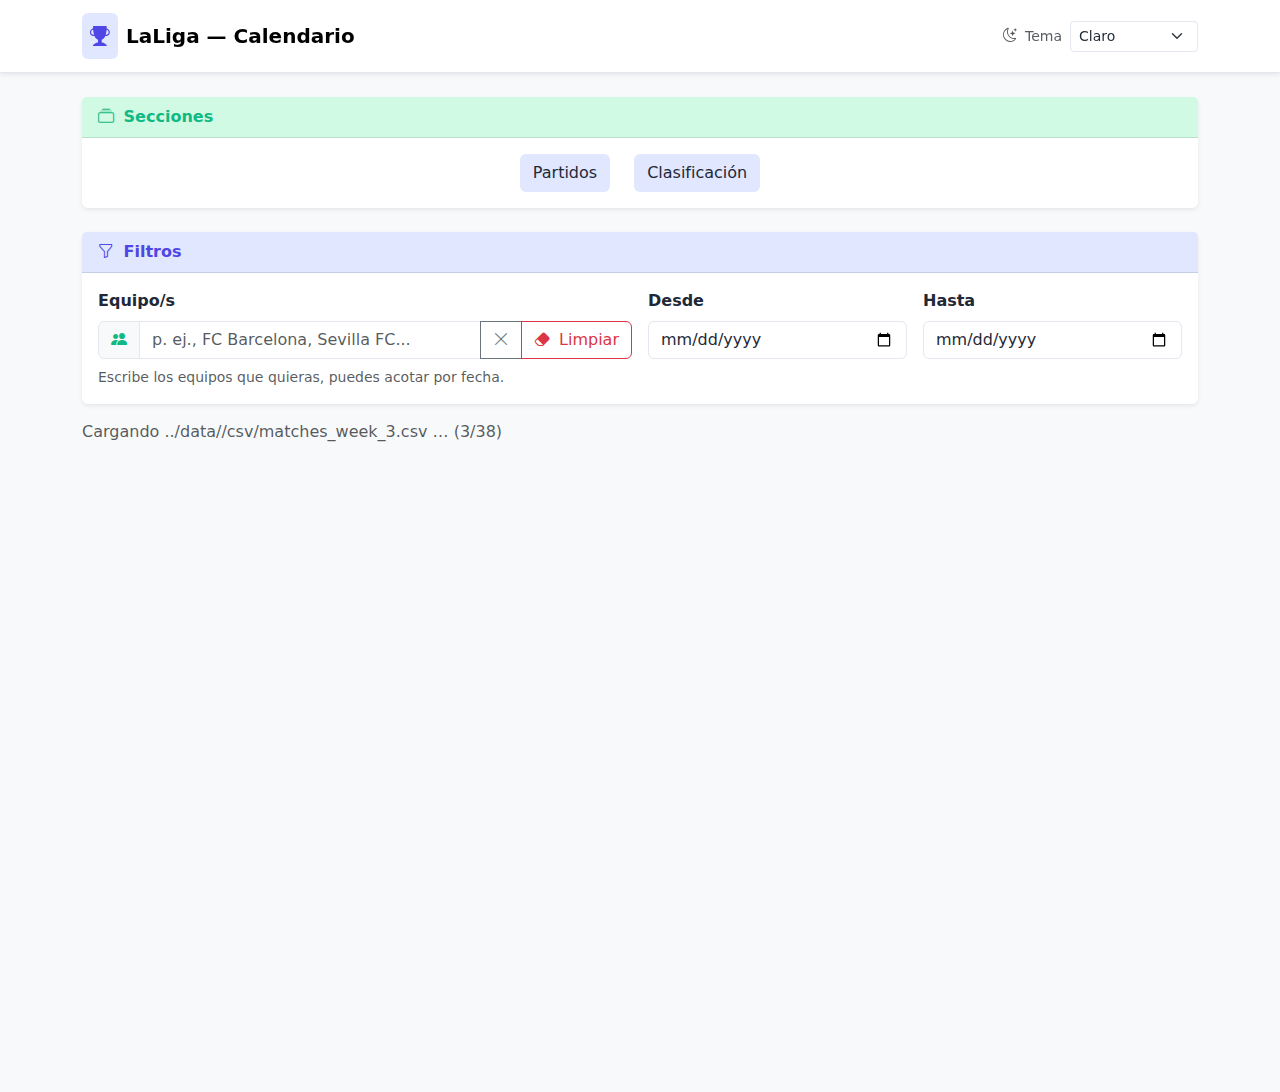
<file: index.html>
<!DOCTYPE html>
<html lang="es">
<head>
  <meta charset="UTF-8">
  <meta http-equiv="refresh" content="0; url=football/matches/">
  <title>Redireccionando...</title>
</head>
<body>
  <p>Si no eres redirigido automáticamente, <a href="football/matches/">haz clic aquí</a>.</p>
</body>
</html>
</file>
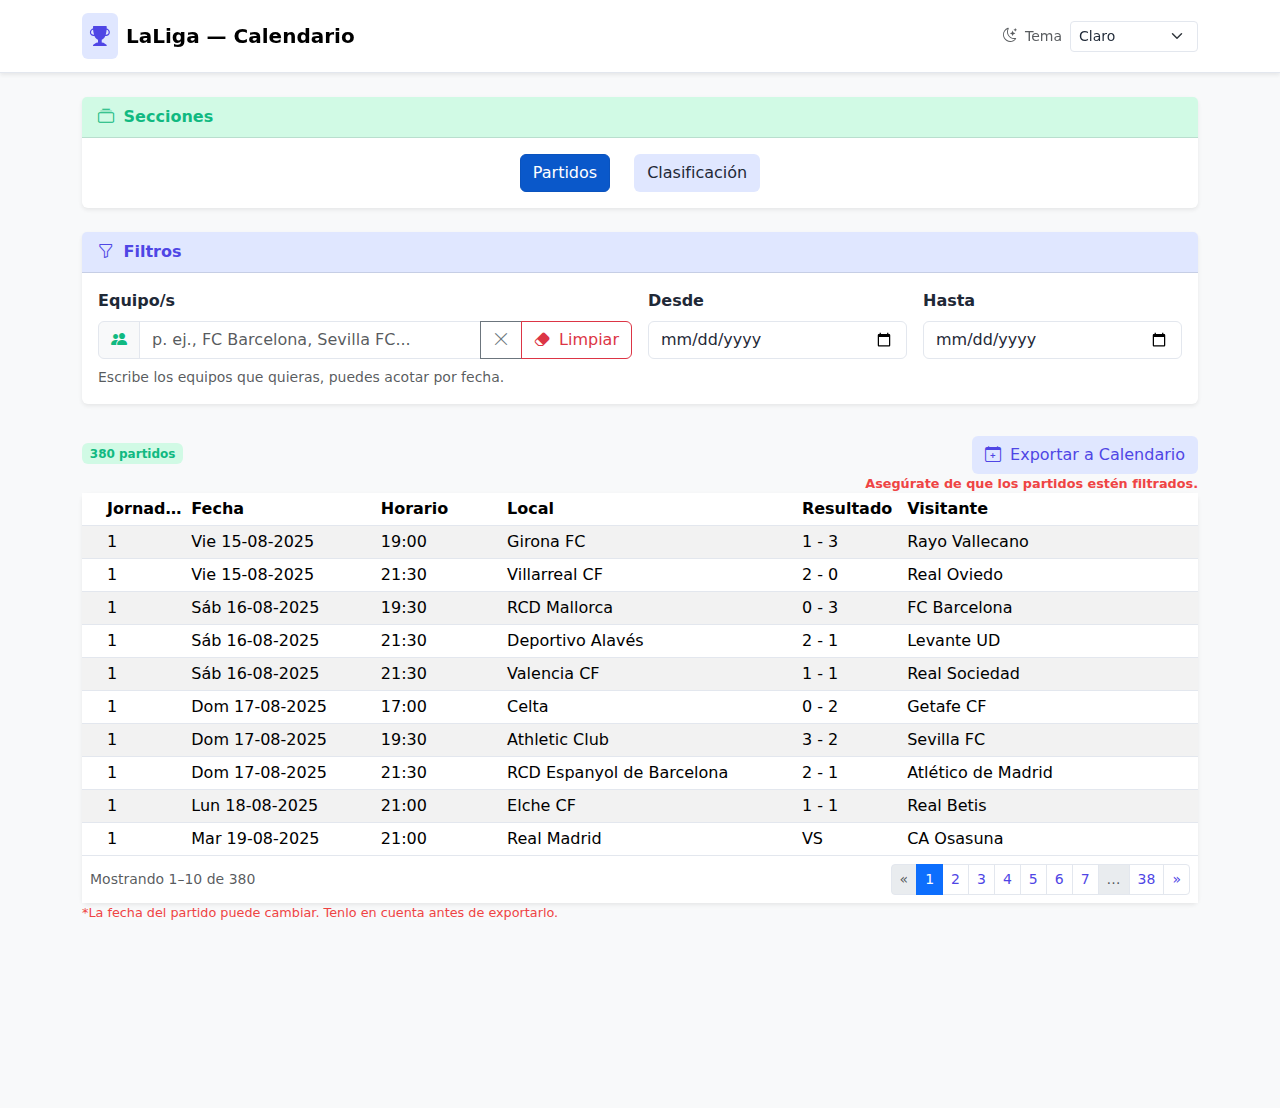
<file: football/matches/index.html>
<!DOCTYPE html>
<html lang="es" data-bs-theme="light">

<head>
  <meta charset="utf-8" />
  <title>LaLiga — Calendario</title>
  <meta name="viewport" content="width=device-width, initial-scale=1" />

  <!-- Bootstrap CSS + Icons -->
  <link href="https://cdn.jsdelivr.net/npm/bootstrap@5.3.3/dist/css/bootstrap.min.css" rel="stylesheet" />
  <link href="https://cdn.jsdelivr.net/npm/bootstrap-icons@1.11.3/font/bootstrap-icons.css" rel="stylesheet" />

  <link rel="stylesheet" href="/football/variables.css" />
  <style>
    main {
      min-height: 100vh;
    }

    /* Cabecera de tabla sticky que respeta el tema */
    thead th {
      position: sticky;
      top: 0;
      background-color: var(--bs-tertiary-bg);
      z-index: 1;
      /* línea inferior sutil según tema */
      box-shadow: inset 0 -1px 0 var(--bs-border-color-translucent);
    }

    .fs-7 {
      font-size: 0.8em;
    }

    #matchesTable th,
    #matchesTable td {
      white-space: nowrap;
      word-break: keep-all;
      hyphens: none;
    }

    .table-responsive {
      max-height: 70vh;
    }

    th {
      cursor: pointer;
      user-select: none;
    }

    .sort-icon {
      font-size: 0.9rem;
      margin-left: 0.25rem;
      opacity: 0.5;
    }

    th.active .sort-icon {
      opacity: 1;
    }

    /* Foco accesible con color de marca y transparencia */
    th:focus-visible,
    button:focus-visible,
    .form-control:focus-visible {
      outline: 3px solid color-mix(in oklab, var(--brand-accent), transparent 65%);
      outline-offset: 2px;
    }

    .table-fixed {
      table-layout: fixed;
      width: 100%;
    }
  </style>
</head>

<!-- Usa data-bs-theme en <html> o <body>. Aquí en <html> para abarcar todo. -->

<body class="bg-body-tertiary text-body">
  <!-- NAVBAR -->
  <nav class="navbar navbar-expand-md sticky-top border-bottom bg-body shadow-sm">
    <div class="container">
      <a class="navbar-brand d-flex align-items-center gap-2" href="#">
        <span class="d-inline-flex justify-content-center align-items-center rounded-2 p-2 bg-primary-subtle">
          <i class="bi bi-trophy-fill text-primary"></i>
        </span>
        <span class="fw-semibold">LaLiga — Calendario</span>
      </a>

      <div class="d-flex align-items-center gap-2">
        <div class="d-none d-md-flex align-items-center text-muted small">
          <i class="bi bi-moon-stars me-2"></i> Tema
        </div>
        <select class="form-select form-select-sm" id="theme" style="min-width: 8rem">
          <option value="light" selected>Claro</option>
          <option value="dark">Oscuro</option>
        </select>
      </div>

      <button class="navbar-toggler ms-2" type="button" data-bs-toggle="collapse" data-bs-target="#filtersCollapse"
        aria-controls="filtersCollapse" aria-expanded="false" aria-label="Alternar filtros">
        <span class="navbar-toggler-icon"></span>
      </button>
    </div>
  </nav>

  <nav class="container mt-4">
    <div>
      <div class="collapse show d-md-block" id="sectionsCollapse">
        <div class="card border-0 shadow-sm">
          <div class="card-header bg-success-subtle text-success fw-semibold">
            <i class="bi bi-collection me-1"></i> Secciones
          </div>
          <div class="card-body">
            <div class="row g-3 align-items-top">
              <div class="d-flex justify-content-center gap-4">
                <!-- PARTIDOS -->
                <div>
                  <a href="." class="btn bg-primary-subtle" id="seccionPartidos">
                    Partidos
                  </a>
                </div>
                <div>
                  <a href="../table" class="btn bg-primary-subtle" id="seccionClasificacion">
                    Clasificación
                  </a>
                </div>
              </div>
            </div>
          </div>
        </div>
      </div>
    </div>
  </nav>
  <main class="container py-3 py-md-4">
    <!-- FILTROS -->
    <section class="mb-3">
      <div class="collapse show d-md-block" id="filtersCollapse">
        <div class="card border-0 shadow-sm">
          <div class="card-header bg-primary-subtle text-primary fw-semibold">
            <i class="bi bi-funnel me-1"></i> Filtros
          </div>
          <div class="card-body">
            <div class="row g-3 align-items-top">
              <!-- Equipo -->
              <div class="col-12 col-md-12 col-lg-6">
                <label for="teamFilter" class="form-label fw-semibold">Equipo/s</label>
                <div class="input-group">
                  <span class="input-group-text text-success">
                    <i class="bi bi-people-fill"></i>
                  </span>
                  <input type="text" id="teamFilter" class="form-control"
                    placeholder="p. ej., FC Barcelona, Sevilla FC..." inputmode="search" autocomplete="off" />
                  <button id="clearTeamBtn" class="btn btn-outline-secondary" type="button" aria-label="Borrar equipo"
                    title="Borrar equipo">
                    <i class="bi bi-x-lg"></i>
                  </button>
                  <button id="resetBtn" class="btn btn-outline-danger" type="button" title="Limpiar todos los filtros">
                    <i class="bi bi-eraser-fill me-1"></i> Limpiar
                  </button>
                </div>
                <div class="form-text mt-2">
                  Escribe los equipos que quieras, puedes acotar por fecha.
                </div>
              </div>

              <!-- Fechas -->
              <div class="col-6 col-md-6 col-lg-3">
                <label for="fromDate" class="form-label fw-semibold">Desde</label>
                <input type="date" id="fromDate" class="form-control" min="2025-08-14" max="2026-05-25" />
              </div>
              <div class="col-6 col-md-6 col-lg-3">
                <label for="toDate" class="form-label fw-semibold">Hasta</label>
                <input type="date" id="toDate" class="form-control" min="2025-08-16" max="2026-05-25" />
              </div>
            </div>
          </div>
        </div>
      </div>
    </section>

    <!-- CONTADOR / ESTADOS -->
    <div class="d-flex justify-content-between align-items-center">
      <div class="gap-2 mb-2">
        <span id="count" class="badge d-none bg-success-subtle text-success"></span>
        <div id="loading" class="d-inline-flex align-items-center gap-2 text-secondary">
          <div class="spinner-border spinner-border-sm" role="status" aria-hidden="true"></div>
          <span>Cargando calendario…</span>
        </div>
      </div>
      <div class="d-flex flex-column align-items-end">
        <div class="mt-3 d-none" id="exportWrapper">
          <button id="exportBtn" class="btn bg-primary-subtle text-primary">
            <i class="bi bi-calendar-plus me-1"></i> Exportar a Calendario
          </button>
        </div>
        <p class="d-none text-danger fw-bold m-0 fs-7 text-end" id="exportAdvise">
          Asegúrate de que los partidos estén filtrados.
        </p>
      </div>
    </div>

    <!-- TABLA -->
    <div id="tableWrapper" class="d-none card border-0 shadow-sm">
      <div class="table-responsive overflow-y-scroll" style="max-height:70vh;">
        <table id="matchesTable" class="table table-hover table-sm align-middle mb-0 table-striped table-fixed">
          <colgroup>
            <col style="width:1rem">
            <col style="width:4rem">
            <col style="width:9rem">
            <col style="width:6rem">
            <col style="width:14rem">
            <col style="width:5rem">
            <col style="width:14rem">
          </colgroup>
          <thead>
          <tr class="text-secondary">
            <th scope="col" style="width: 10px"></th>
            <th scope="col" class="text-nowrap text-truncate" tabindex="0" data-col="Jornada" aria-label="Ordenar por jornada">
              Jornada <i class="bi bi-arrow-down-up sort-icon"></i>
            </th>
            <th scope="col" class="text-nowrap" tabindex="0" data-col="Fecha">
              Fecha
            </th>
            <th scope="col" class="text-nowrap" tabindex="0" data-col="Horario">
              Horario
            </th>
            <th scope="col" class="text-nowrap" tabindex="0" data-col="Local">
              Local
            </th>
            <th scope="col" class="text-nowrap" tabindex="0" data-col="Resultado">
              Resultado
            </th>
            <th scope="col" class="text-nowrap" tabindex="0" data-col="Visitante">
              Visitante
            </th>
          </tr>
          </thead>
          <tbody></tbody>
        </table>
      </div>

      <!-- Paginación -->
      <div class="d-flex justify-content-center justify-content-md-between align-items-center p-2 bg-body">
        <small id="rangeInfo" class="text-muted d-none d-md-inline"></small>
        <nav aria-label="Paginación de resultados">
          <ul id="pagination" class="pagination pagination-sm mb-0"></ul>
        </nav>
      </div>

      <!-- Estado vacío -->
      <div id="emptyState" class="text-center py-4 d-none text-secondary">
        <i class="bi bi-search display-6 d-block mb-2"></i>
        <p class="mb-0">No hay resultados con los filtros actuales.</p>
      </div>
    </div>

    <p class="text-danger d-none fs-7" id="advise">
      *La fecha del partido puede cambiar. Tenlo en cuenta antes de
      exportarlo.
    </p>
  </main>

  <!-- Bootstrap JS (bundle) -->
  <script src="https://cdn.jsdelivr.net/npm/bootstrap@5.3.3/dist/js/bootstrap.bundle.min.js"></script>

  <!-- Tu lógica -->
  <script src="script.js"></script>
  <script src="/football/theme.js"></script>
  <script src="/football/navigation.js"></script>
</body>

</html>
</file>
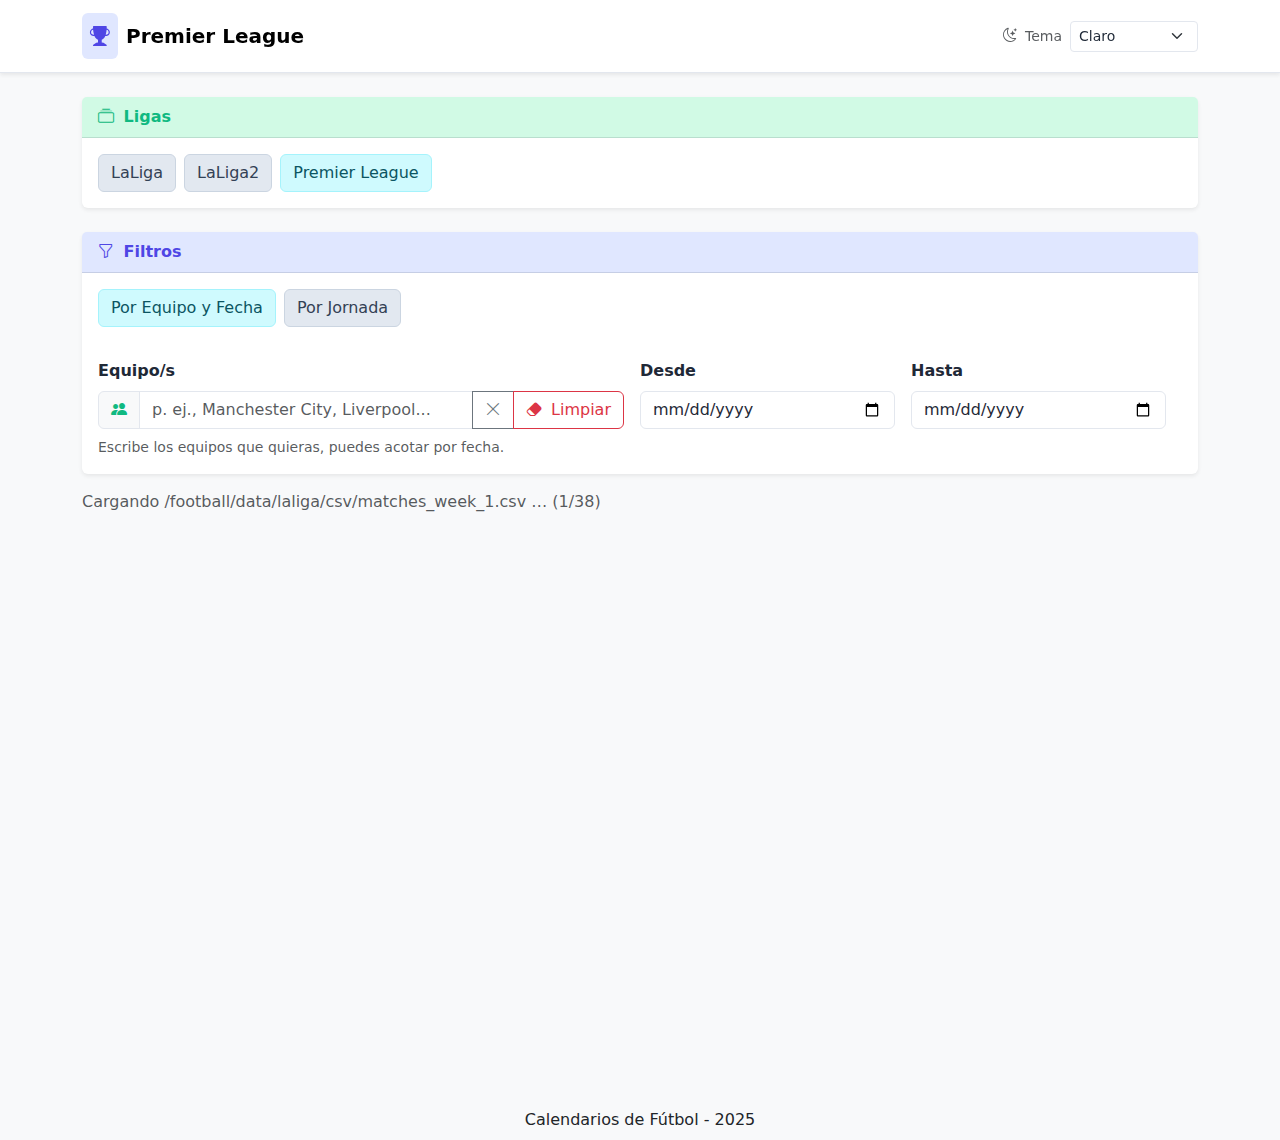
<file: football/premier_league/matches/index.html>
<!DOCTYPE html>
<html lang="es" data-bs-theme="light">

<head>
  <meta charset="utf-8" />
  <title>Premier League — Calendario</title>
  <meta name="viewport" content="width=device-width, initial-scale=1" />

  <script>
    (function () {
      var theme = localStorage.getItem('theme') || 'light';
      document.documentElement.setAttribute('data-bs-theme', theme);
    })();
  </script>
  <!-- Bootstrap CSS + Icons -->
  <link href="https://cdn.jsdelivr.net/npm/bootstrap@5.3.3/dist/css/bootstrap.min.css" rel="stylesheet" />
  <link href="https://cdn.jsdelivr.net/npm/bootstrap-icons@1.11.3/font/bootstrap-icons.css" rel="stylesheet" />
  <link rel="stylesheet" href="/football/variables.css" />

  <link rel="stylesheet" href="/football/variables.css" />
  <style>
    main {
      min-height: 100vh;
    }

    /* Cabecera de tabla sticky que respeta el tema */
    thead th {
      position: sticky;
      top: 0;
      background-color: var(--bs-tertiary-bg);
      z-index: 1;
      /* línea inferior sutil según tema */
      box-shadow: inset 0 -1px 0 var(--bs-border-color-translucent);
    }

    #dropdownRoundsMenu {
      max-height: 200px;
      /* ajusta el valor según lo que quieras */
      overflow-y: auto;
    }

    .fs-7 {
      font-size: 0.8em;
    }

    #matchesTable th,
    #matchesTable td {
      white-space: nowrap;
      word-break: keep-all;
      hyphens: none;
    }

    .table-responsive {
      max-height: 70vh;
    }

    th {
      cursor: pointer;
      user-select: none;
    }

    .sort-icon {
      font-size: 0.9rem;
      margin-left: 0.25rem;
      opacity: 0.5;
    }

    th.active .sort-icon {
      opacity: 1;
    }

    /* Foco accesible con color de marca y transparencia */
    th:focus-visible,
    button:focus-visible,
    .form-control:focus-visible {
      outline: 3px solid color-mix(in oklab, var(--brand-accent), transparent 65%);
      outline-offset: 2px;
    }

    .table-fixed {
      table-layout: fixed;
      width: 100%;
    }
  </style>
</head>

<!-- Usa data-bs-theme en <html> o <body>. Aquí en <html> para abarcar todo. -->

<body class="bg-body-tertiary text-body">
  <!-- NAVBAR -->
  <nav class="navbar navbar-expand-md sticky-top border-bottom bg-body shadow-sm">
    <div class="container">
      <a class="navbar-brand d-flex align-items-center gap-2" href="#">
        <span class="d-inline-flex justify-content-center align-items-center rounded-2 p-2 bg-primary-subtle">
          <i class="bi bi-trophy-fill text-primary"></i>
        </span>
        <span class="fw-semibold">Premier League</span>
      </a>

      <button class="navbar-toggler ms-2" type="button" data-bs-toggle="collapse" data-bs-target="#filtersCollapse"
        aria-controls="filtersCollapse" aria-expanded="false" aria-label="Alternar filtros">
        <span class="navbar-toggler-icon"></span>
      </button>

      <div class="align-items-center gap-2 d-none d-md-flex">
        <div class="d-none d-md-flex align-items-center text-muted small">
          <i class="bi bi-moon-stars me-2"></i> Tema
        </div>
        <select class="form-select form-select-sm theme-select" style="min-width: 8rem">
          <option value="light" selected>Claro</option>
          <option value="dark">Oscuro</option>
        </select>
      </div>
    </div>
  </nav>

  <nav class="container mt-4">
    <div>
      <div class="collapse show d-md-block" id="sectionsCollapse">
        <div class="card border-0 shadow-sm">
          <div class="card-header bg-success-subtle text-success fw-semibold">
            <i class="bi bi-collection me-1"></i> Ligas
          </div>
          <div class="card-body">
            <div class="row g-3 align-items-top">
              <div class="w-100">
                <div
                  class="ligas-scroll d-flex justify-content-center justify-content-md-start flex-row gap-2 overflow-auto"
                  style="white-space: nowrap;">
                  <div>
                    <a href="/football/laliga/matches/"
                      class="btn bg-secondary-subtle text-secondary-emphasis border border-secondary-subtle"
                      id="laLigaMatches">
                      LaLiga
                    </a>
                  </div>
                  <div>
                    <a href="/football/laliga2/matches/"
                      class="btn bg-secondary-subtle text-secondary-emphasis border border-secondary-subtle"
                      id="laLiga2Matches">
                      LaLiga2
                    </a>
                  </div>
                  <div>
                    <a href="/football/premier_league/matches/"
                      class="btn text-info-emphasis border border-info-subtle bg-info-subtle text-nowrap"
                      id="premierLeagueMatches">
                      Premier League
                    </a>
                  </div>
                </div>
              </div>
            </div>
          </div>
        </div>
      </div>
    </div>
  </nav>
  <main id="app" data-data-dir="/football/data/premier_league/" data-page-size="10" class="container py-3 py-md-4">
    <!-- FILTROS -->
    <section class="mb-3">
      <div class="collapse show d-md-block" id="filtersCollapse">
        <div class="card border-0 shadow-sm">
          <div class="card-header bg-primary-subtle text-primary fw-semibold">
            <i class="bi bi-funnel me-1"></i> Filtros
          </div>
          <div class="card-body">
            <div class="row g-3 align-items-top">
              <div class="d-flex justify-content-center justify-content-md-start gap-2">
                <button class="btn bg-info-subtle text-info-emphasis border border-info-subtle active" id="teamDateBtn">
                  Por Equipo y Fecha
                </button>
                <button class="btn bg-secondary-subtle text-secondary-emphasis border border-secondary-subtle"
                  id="roundBtn">
                  Por Jornada
                </button>
              </div>
              <!-- Equipo -->
              <div class="row g-3 align-items-top" id="teamsDate">
                <div class="col-12 col-md-12 col-lg-6">
                  <label for="teamFilter" class="form-label fw-semibold">Equipo/s</label>
                  <div class="input-group">
                    <span class="input-group-text text-success">
                      <i class="bi bi-people-fill"></i>
                    </span>
                    <input type="text" id="teamFilter" class="form-control"
                      placeholder="p. ej., Manchester City, Liverpool..." inputmode="search" autocomplete="off" />
                    <button id="clearTeamBtn" class="btn btn-outline-secondary" type="button" aria-label="Borrar equipo"
                      title="Borrar equipo">
                      <i class="bi bi-x-lg"></i>
                    </button>
                    <button id="resetBtn" class="btn btn-outline-danger" type="button"
                      title="Limpiar todos los filtros">
                      <i class="bi bi-eraser-fill me-1"></i> Limpiar
                    </button>
                  </div>
                  <div class="form-text mt-2">
                    Escribe los equipos que quieras, puedes acotar por fecha.
                  </div>
                </div>

                <!-- Fechas -->
                <div class="col-6 col-md-6 col-lg-3">
                  <label for="fromDate" class="form-label fw-semibold">Desde</label>
                  <input type="date" id="fromDate" class="form-control" min="2025-08-14" max="2026-05-25" />
                </div>
                <div class="col-6 col-md-6 col-lg-3">
                  <label for="toDate" class="form-label fw-semibold">Hasta</label>
                  <input type="date" id="toDate" class="form-control" min="2025-08-16" max="2026-05-25" />
                </div>
              </div>


              <!-- Jornada -->
              <div class="dropdown d-none justify-content-center justify-content-md-start" id="rounds">
                <button class="btn btn-md border shadow-sm dropdown-toggle" id="dropdownMenuBtn" type="button"
                  data-bs-toggle="dropdown" aria-expanded="false">
                  Jornada
                </button>
                <ul class="dropdown-menu" id="dropdownRoundsMenu">
                  <li><button class="dropdown-item d-none" id="r">Jornada</button></li>
                </ul>
              </div>
            </div>
          </div>
        </div>
      </div>
    </section>

    <!-- CONTADOR / ESTADOS -->
    <div class="d-flex justify-content-between align-items-center">
      <div class="gap-2 mb-2">
        <span id="count" class="badge d-none bg-success-subtle text-success"></span>
        <div id="loading" class="d-inline-flex align-items-center gap-2 text-secondary">
          <div class="spinner-border spinner-border-sm" role="status" aria-hidden="true"></div>
          <span>Cargando calendario…</span>
        </div>
      </div>
      <div class="d-flex flex-column align-items-end">
        <div class="mt-3 d-none" id="exportWrapper">
          <button id="exportBtn" class="btn bg-primary-subtle text-primary">
            <i class="bi bi-calendar-plus me-1"></i> Exportar a Calendario
          </button>
        </div>
        <p class="d-none text-danger fw-bold m-0 fs-7 text-end" id="exportAdvise">
          Asegúrate de que los partidos estén filtrados.
        </p>
      </div>
    </div>

    <!-- TABLA -->
    <div id="tableWrapper" class="d-none card border-0 shadow-sm">
      <div class="table-responsive overflow-y-scroll" style="max-height: 70vh">
        <table id="matchesTable" class="table table-hover table-sm align-middle mb-0 table-striped table-fixed">
          <colgroup>
            <col style="width: 1.5rem" />
            <col style="width: 4rem" />
            <col style="width: 9rem" />
            <col style="width: 6rem" />
            <col style="width: 14rem" />
            <col style="width: 6rem" />
            <col style="width: 14rem" />
          </colgroup>
          <thead>
            <tr class="text-secondary">
              <th scope="col" style="width: 10px"></th>
              <th scope="col" class="text-nowrap text-truncate" tabindex="0" data-col="Jornada"
                aria-label="Ordenar por jornada">
                Jornada <i class="bi bi-arrow-down-up sort-icon"></i>
              </th>
              <th scope="col" class="text-nowrap" tabindex="0" data-col="Fecha">
                Fecha
              </th>
              <th scope="col" class="text-nowrap" tabindex="0" data-col="Horario">
                Horario
              </th>
              <th scope="col" class="text-nowrap" tabindex="0" data-col="Local">
                Local
              </th>
              <th scope="col" class="text-nowrap" tabindex="0" data-col="Resultado">
                Resultado
              </th>
              <th scope="col" class="text-nowrap" tabindex="0" data-col="Visitante">
                Visitante
              </th>
            </tr>
          </thead>
          <tbody></tbody>
        </table>
      </div>

      <!-- Paginación -->
      <div class="d-flex justify-content-center justify-content-md-between align-items-center p-2 bg-body">
        <small id="rangeInfo" class="text-muted d-none d-md-inline"></small>
        <nav aria-label="Paginación de resultados">
          <ul id="pagination" class="pagination pagination-sm mb-0"></ul>
        </nav>
      </div>

      <!-- Estado vacío -->
      <div id="emptyState" class="text-center py-4 d-none text-secondary">
        <i class="bi bi-search display-6 d-block mb-2"></i>
        <p class="mb-0">No hay resultados con los filtros actuales.</p>
      </div>
    </div>

    <p class="text-danger d-none fs-7" id="advise">
      *La fecha del partido puede cambiar. Tenlo en cuenta antes de
      exportarlo.
    </p>
  </main>
  <footer>
    <div class="container d-flex justify-content-between mb-2 align-items-center justify-content-md-center">
      <div>Calendarios de Fútbol - 2025</div>
      <div class="border-top">
        <div class="d-sm-flex justify-content-sm-end d-md-none">
          <select class="form-select form-select-sm theme-select" style="min-width: 8rem">
            <option value="light" selected>Claro</option>
            <option value="dark">Oscuro</option>
          </select>
        </div>
      </div>
    </div>

  </footer>


  <!-- Bootstrap JS (bundle) -->
  <script src="https://cdn.jsdelivr.net/npm/bootstrap@5.3.3/dist/js/bootstrap.bundle.min.js"></script>

  <!-- Tu lógica -->
  <script defer src="/football/js/utils.js"></script>
  <script defer src="/football/js/json.js"></script>
  <script defer src="/football/js/cache.js"></script>
  <script defer src="/football/js/sorting.js"></script>
  <script defer src="/football/js/filters.js"></script>
  <script defer src="/football/js/render.js"></script>
  <script defer src="/football/js/events.js"></script>
  <!-- define wireFilters/wireSorting -->
  <script defer src="/football/js/calendar.js"></script>
  <script defer src="/football/js/rounds.js"></script>
  <script defer src="/football/js/jornada.js"></script>
  <script defer src="/football/js/init.js"></script>
  <script defer src="/football/js/filtersBtns.js"></script>
  <!-- define ensureWired y ejecuta init() al final -->

  <script defer src="/football/js/theme.js"></script>
</body>

</html>
</file>
<file: football/variables.css>
:root,
[data-bs-theme="light"]{
  /* Marca moderna */
  --brand-accent: #4f46e5; /* Indigo 600 */
  --bs-blue: #4f46e5;      /* ≈ primary */
  --bs-indigo: #6366f1;
  --bs-purple: #7c3aed;
  --bs-pink: #ec4899;
  --bs-red: #ef4444;       /* danger */
  --bs-orange: #fb923c;
  --bs-yellow: #f59e0b;    /* warning */
  --bs-green: #10b981;     /* success */
  --bs-teal: #14b8a6;
  --bs-cyan: #06b6d4;      /* info */

  /* Neutros tipo "slate" */
  --bs-black: #0b1220;
  --bs-white: #ffffff;
  --bs-gray-100: #f7f8fa;
  --bs-gray-200: #eef1f5;
  --bs-gray-300: #e3e7ee;
  --bs-gray-400: #cfd6e0;
  --bs-gray-500: #a8b1bd;
  --bs-gray-600: #6b7280;  /* slate 500 */
  --bs-gray-700: #4b5563;
  --bs-gray-800: #334155;
  --bs-gray-900: #1f2937;

  /* Alias Bootstrap */
  --bs-gray: var(--bs-gray-600);
  --bs-gray-dark: var(--bs-gray-800);

  /* Colores de intención */
  --bs-primary: #4f46e5;
  --bs-secondary: #64748b;  /* slate 500-600 */
  --bs-success: #10b981;
  --bs-info: #06b6d4;
  --bs-warning: #f59e0b;
  --bs-danger: #ef4444;
  --bs-light: var(--bs-gray-100);
  --bs-dark: #0f172a;

  /* RGB (para transparencias Bootstrap) */
  --bs-primary-rgb: 79,70,229;
  --bs-secondary-rgb: 100,116,139;
  --bs-success-rgb: 16,185,129;
  --bs-info-rgb: 6,182,212;
  --bs-warning-rgb: 245,158,11;
  --bs-danger-rgb: 239,68,68;
  --bs-light-rgb: 247,248,250;
  --bs-dark-rgb: 15,23,42;

  /* Emphasis / subtle (mejor contraste) */
  --bs-primary-text-emphasis: #1e1b4b;
  --bs-secondary-text-emphasis: #334155;
  --bs-success-text-emphasis: #064e3b;
  --bs-info-text-emphasis: #0b5562;
  --bs-warning-text-emphasis: #7a4b06;
  --bs-danger-text-emphasis: #7f1d1d;
  --bs-light-text-emphasis: #475569;
  --bs-dark-text-emphasis: #334155;

  --bs-primary-bg-subtle: #e0e7ff;   /* indigo 100 */
  --bs-secondary-bg-subtle: #e2e8f0; /* slate 200 */
  --bs-success-bg-subtle: #d1fae5;   /* emerald 100 */
  --bs-info-bg-subtle: #cffafe;      /* cyan 100 */
  --bs-warning-bg-subtle: #fef3c7;   /* amber 100 */
  --bs-danger-bg-subtle: #fee2e2;    /* rose 100 */
  --bs-light-bg-subtle: var(--bs-gray-100);
  --bs-dark-bg-subtle: #cbd5e1;

  --bs-primary-border-subtle: #c7d2fe;
  --bs-secondary-border-subtle: #cbd5e1;
  --bs-success-border-subtle: #a7f3d0;
  --bs-info-border-subtle: #a5f3fc;
  --bs-warning-border-subtle: #fde68a;
  --bs-danger-border-subtle: #fecaca;
  --bs-light-border-subtle: var(--bs-gray-200);
  --bs-dark-border-subtle: #94a3b8;

  /* Tipografía/links */
  --bs-body-color: var(--bs-gray-900);
  --bs-body-bg: #ffffff;
  --bs-link-color: var(--bs-primary);
  --bs-link-hover-color: #3730a3;
  --bs-code-color: var(--bs-pink);

  /* Bordes/sombras */
  --bs-border-color: var(--bs-gray-300);
  --bs-border-color-translucent: rgba(15,23,42,.12);
  --bs-box-shadow: 0 8px 24px rgba(2,6,23,.08);

  /* Focus mejorado con color de marca */
  --bs-focus-ring-color: rgba(79,70,229,.28);

  /* Mantengo lo demás tal cual tu setup */
}

[data-bs-theme="dark"]{
  color-scheme: dark;

  --bs-body-bg: #0b1220;         /* noche profunda */
  --bs-body-color: #e5e7eb;
  --bs-emphasis-color: #fff;
  --bs-secondary-color: rgba(229,231,235,.72);
  --bs-secondary-bg: #121a2a;    /* contenedores */
  --bs-tertiary-bg: #0f1626;     /* superficies */
  --bs-border-color: #243249;

  /* Marca en dark: un pelín más clara para contraste */
  --bs-primary: #818cf8;
  --bs-primary-rgb: 129,140,248;
  --bs-link-color: #a5b4fc;
  --bs-link-hover-color: #c7d2fe;

  /* Subtle en dark: fondos oscuros con tinte */
  --bs-primary-bg-subtle: #141837;
  --bs-secondary-bg-subtle: #101826;
  --bs-success-bg-subtle: #0b1f19;
  --bs-info-bg-subtle: #0a1f25;
  --bs-warning-bg-subtle: #1f1706;
  --bs-danger-bg-subtle: #2a0f12;

  --bs-primary-text-emphasis: #c7d2fe;
  --bs-secondary-text-emphasis: #cbd5e1;
  --bs-success-text-emphasis: #86efac;
  --bs-info-text-emphasis: #67e8f9;
  --bs-warning-text-emphasis: #fcd34d;
  --bs-danger-text-emphasis: #fda4af;

  --bs-primary-border-subtle: #2b2f58;
  --bs-secondary-border-subtle: #1f2a3d;
  --bs-success-border-subtle: #145c46;
  --bs-info-border-subtle: #0f5563;
  --bs-warning-border-subtle: #6e4d0d;
  --bs-danger-border-subtle: #5f1b20;
}
</file>
